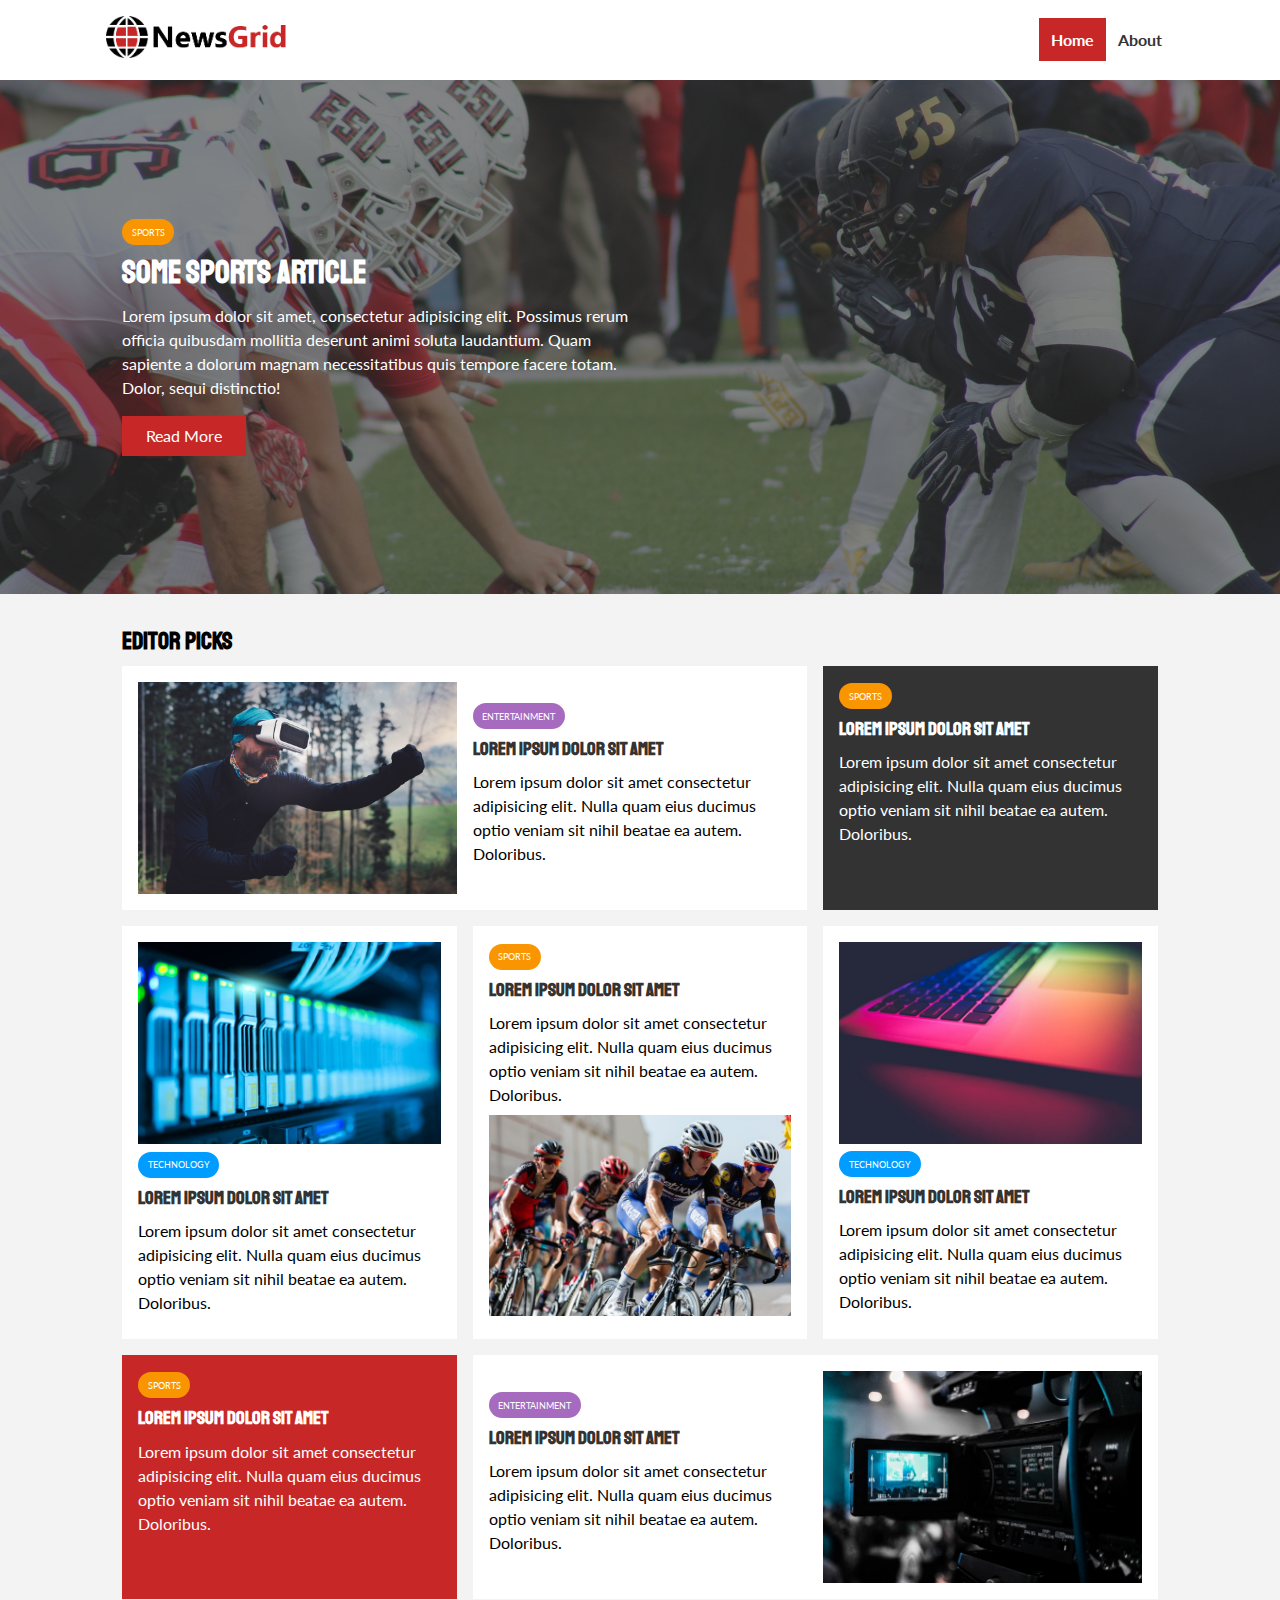
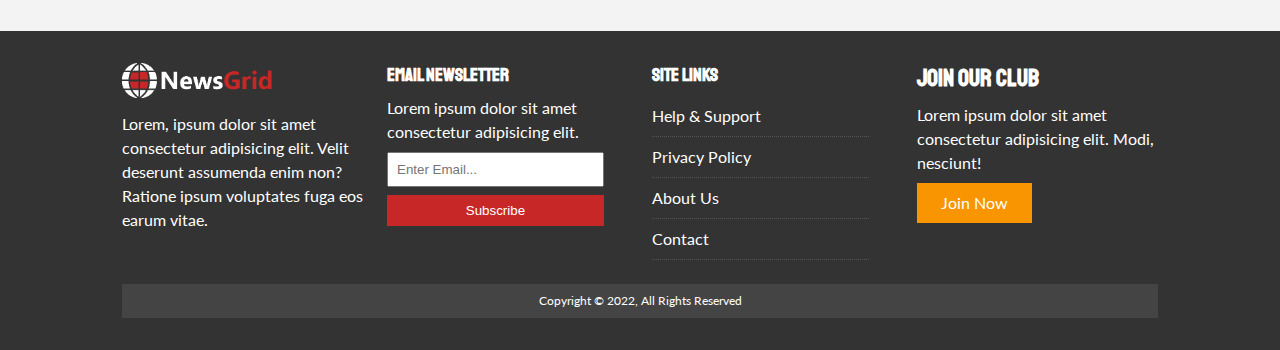
<file: index.html>
<!DOCTYPE html>
<html lang="en">
  <head>
    <meta charset="UTF-8" />
    <meta name="viewport" content="width=device-width, initial-scale=1.0" />
    <meta http-equiv="X-UA-Compatible" content="ie=edge" />
    <link
      rel="stylesheet"
      href="https://use.fontawesome.com/releases/v5.6.3/css/all.css"
      integrity="sha384-UHRtZLI+pbxtHCWp1t77Bi1L4ZtiqrqD80Kn4Z8NTSRyMA2Fd33n5dQ8lWUE00s/"
      crossorigin="anonymous"
    />
    <link
      href="https://fonts.googleapis.com/css?family=Lato|Staatliches"
      rel="stylesheet"
    />
    <link rel="stylesheet" href="css/style.css" />
    <link
      rel="stylesheet"
      media="screen and (max-width: 768px)"
      href="css/mobile.css"
    />
    <link rel="shortcut icon" type="image/x-icon" href="favicon.ico" />
    <title>NewsGrid | Latest News</title>
  </head>
  <body>
    <nav id="main-nav">
      <div class="container">
        <a href="index.html"
          ><img src="img/logo.png" alt="NewsGrid" class="logo"
        /></a>
        <div class="social">
          <a href="http://facebook.com" target="_blank"
            ><i class="fab fa-facebook fa-2x"></i
          ></a>
          <a href="http://twitter.com" target="_blank"
            ><i class="fab fa-twitter fa-2x"></i
          ></a>
          <a href="http://instagram.com" target="_blank"
            ><i class="fab fa-instagram fa-2x"></i
          ></a>
          <a href="http://youtube.com" target="_blank"
            ><i class="fab fa-youtube fa-2x"></i
          ></a>
        </div>
        <ul>
          <li><a class="current" href="index.html">Home</a></li>
          <li><a href="about.html">About</a></li>
        </ul>
      </div>
    </nav>

    <!-- Showcase -->
    <header id="showcase">
      <div class="container">
        <div class="showcase-container">
          <div class="showcase-content">
            <div class="category category-sports">Sports</div>
            <h1>Some Sports Article</h1>
            <p>
              Lorem ipsum dolor sit amet, consectetur adipisicing elit. Possimus
              rerum officia quibusdam mollitia deserunt animi soluta laudantium.
              Quam sapiente a dolorum magnam necessitatibus quis tempore facere
              totam. Dolor, sequi distinctio!
            </p>
            <a href="article.html" class="btn btn-primary">Read More</a>
          </div>
        </div>
      </div>
    </header>

    <!-- Home Articles -->
    <section id="home-articles" class="py-2">
      <div class="container">
        <h2>Editor Picks</h2>
        <div class="articles-container">
          <article class="card">
            <img src="img/articles/ent1.jpg" alt="" />
            <div>
              <div class="category category-ent">Entertainment</div>
              <h3>
                <a href="article.html">Lorem ipsum dolor sit amet</a>
              </h3>
              <p>
                Lorem ipsum dolor sit amet consectetur adipisicing elit. Nulla
                quam eius ducimus optio veniam sit nihil beatae ea autem.
                Doloribus.
              </p>
            </div>
          </article>
          <article class="card bg-dark">
            <div class="category category-sports">Sports</div>
            <h3>
              <a href="article.html">Lorem ipsum dolor sit amet</a>
            </h3>
            <p>
              Lorem ipsum dolor sit amet consectetur adipisicing elit. Nulla
              quam eius ducimus optio veniam sit nihil beatae ea autem.
              Doloribus.
            </p>
          </article>
          <article class="card">
            <img src="img/articles/tech1.jpg" alt="" />
            <div class="category category-tech">Technology</div>
            <h3>
              <a href="article.html">Lorem ipsum dolor sit amet</a>
            </h3>
            <p>
              Lorem ipsum dolor sit amet consectetur adipisicing elit. Nulla
              quam eius ducimus optio veniam sit nihil beatae ea autem.
              Doloribus.
            </p>
          </article>
          <article class="card">
            <div class="category category-sports">Sports</div>
            <h3>
              <a href="article.html">Lorem ipsum dolor sit amet</a>
            </h3>
            <p>
              Lorem ipsum dolor sit amet consectetur adipisicing elit. Nulla
              quam eius ducimus optio veniam sit nihil beatae ea autem.
              Doloribus.
            </p>
            <img src="img/articles/sports1.jpg" alt="" />
          </article>
          <article class="card">
            <img src="img/articles/tech2.jpg" alt="" />
            <div class="category category-tech">Technology</div>
            <h3>
              <a href="article.html">Lorem ipsum dolor sit amet</a>
            </h3>
            <p>
              Lorem ipsum dolor sit amet consectetur adipisicing elit. Nulla
              quam eius ducimus optio veniam sit nihil beatae ea autem.
              Doloribus.
            </p>
          </article>
          <article class="card bg-primary">
            <div class="category category-sports">Sports</div>
            <h3>
              <a href="article.html">Lorem ipsum dolor sit amet</a>
            </h3>
            <p>
              Lorem ipsum dolor sit amet consectetur adipisicing elit. Nulla
              quam eius ducimus optio veniam sit nihil beatae ea autem.
              Doloribus.
            </p>
          </article>
          <article class="card">
            <div>
              <div class="category category-ent">Entertainment</div>
              <h3>
                <a href="article.html">Lorem ipsum dolor sit amet</a>
              </h3>
              <p>
                Lorem ipsum dolor sit amet consectetur adipisicing elit. Nulla
                quam eius ducimus optio veniam sit nihil beatae ea autem.
                Doloribus.
              </p>
            </div>
            <img src="img/articles/ent2.jpg" alt="" />
          </article>
        </div>
      </div>
    </section>

    <!-- Footer -->
    <footer id="main-footer" class="py-2">
      <div class="container footer-container">
        <div>
          <a href="index.html"
            ><img src="img/logo_light.png" alt="NewsGrid"
          /></a>
          <p>
            Lorem, ipsum dolor sit amet consectetur adipisicing elit. Velit
            deserunt assumenda enim non? Ratione ipsum voluptates fuga eos earum
            vitae.
          </p>
        </div>
        <div>
          <h3>Email Newsletter</h3>
          <p>Lorem ipsum dolor sit amet consectetur adipisicing elit.</p>
          <form name="contact" method="POST" data-netlify="true">
            <input type="email" name="email" placeholder="Enter Email..." />
            <input type="submit" value="Subscribe" class="btn btn-primary" />
          </form>
        </div>
        <div>
          <h3>Site Links</h3>
          <ul class="list">
            <li><a href="#">Help & Support</a></li>
            <li><a href="#">Privacy Policy</a></li>
            <li><a href="#">About Us</a></li>
            <li><a href="#">Contact</a></li>
          </ul>
        </div>
        <div>
          <h2>Join Our Club</h2>
          <p>
            Lorem ipsum dolor sit amet consectetur adipisicing elit. Modi,
            nesciunt!
          </p>
          <a href="#" class="btn btn-secondary">Join Now</a>
        </div>
        <div>
          <p>Copyright &copy; 2022, All Rights Reserved</p>
        </div>
      </div>
    </footer>
  </body>
</html>
</file>
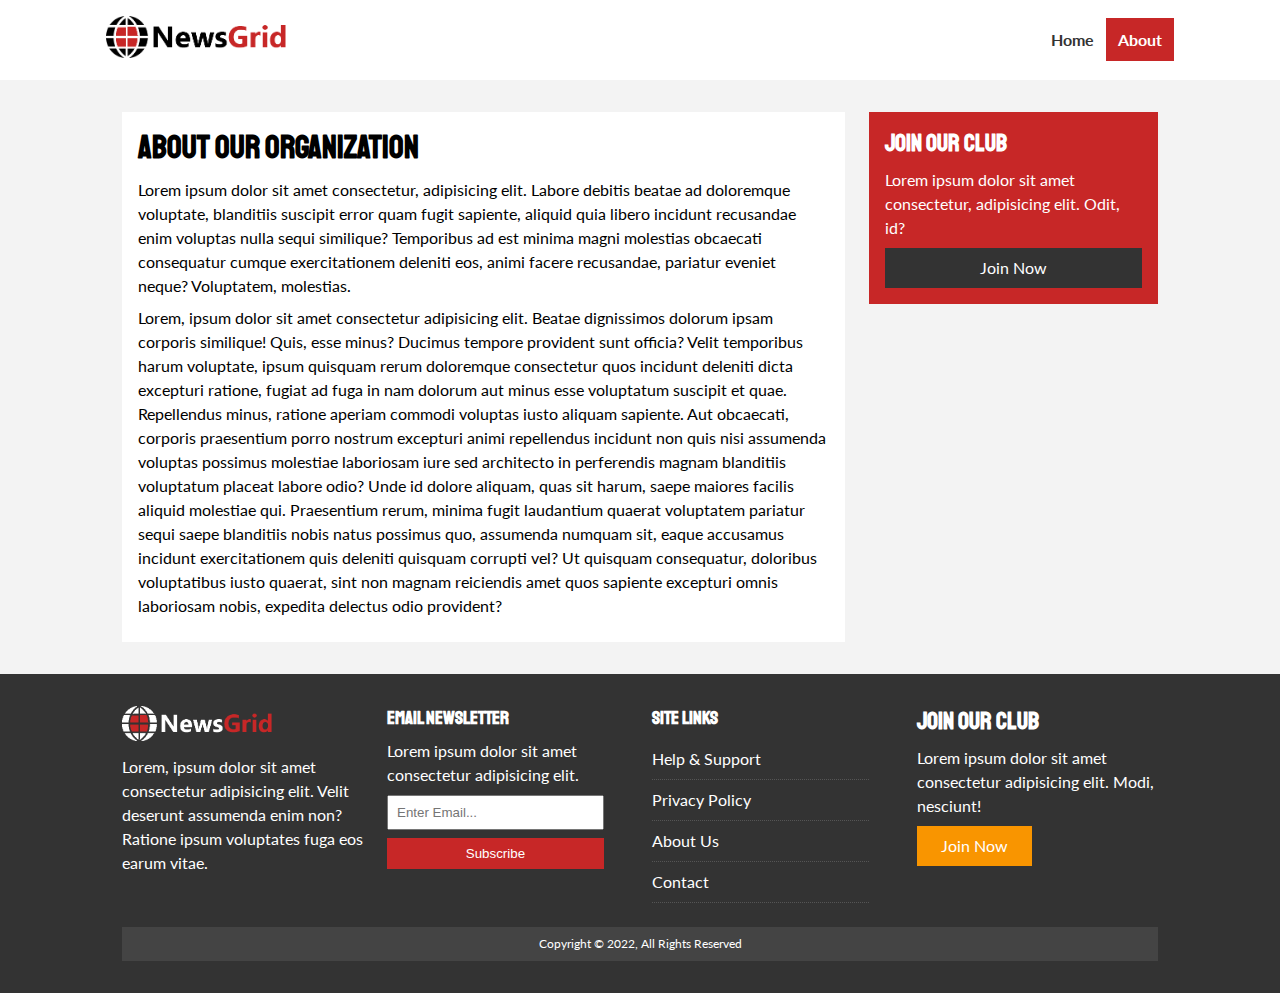
<file: about.html>
<!DOCTYPE html>
<html lang="en">
  <head>
    <meta charset="UTF-8" />
    <meta name="viewport" content="width=device-width, initial-scale=1.0" />
    <meta http-equiv="X-UA-Compatible" content="ie=edge" />
    <link
      rel="stylesheet"
      href="https://use.fontawesome.com/releases/v5.6.3/css/all.css"
      integrity="sha384-UHRtZLI+pbxtHCWp1t77Bi1L4ZtiqrqD80Kn4Z8NTSRyMA2Fd33n5dQ8lWUE00s/"
      crossorigin="anonymous"
    />
    <link
      href="https://fonts.googleapis.com/css?family=Lato|Staatliches"
      rel="stylesheet"
    />
    <link rel="stylesheet" href="css/style.css" />
    <link
      rel="stylesheet"
      media="screen and (max-width: 768px)"
      href="css/mobile.css"
    />
    <link rel="shortcut icon" type="image/x-icon" href="favicon.ico" />
    <title>NewsGrid | About</title>
  </head>
  <body>
    <nav id="main-nav">
      <div class="container">
        <a href="index.html"
          ><img src="img/logo.png" alt="NewsGrid" class="logo"
        /></a>
        <div class="social">
          <a href="http://facebook.com" target="_blank"
            ><i class="fab fa-facebook fa-2x"></i
          ></a>
          <a href="http://twitter.com" target="_blank"
            ><i class="fab fa-twitter fa-2x"></i
          ></a>
          <a href="http://instagram.com" target="_blank"
            ><i class="fab fa-instagram fa-2x"></i
          ></a>
          <a href="http://youtube.com" target="_blank"
            ><i class="fab fa-youtube fa-2x"></i
          ></a>
        </div>
        <ul>
          <li><a href="index.html">Home</a></li>
          <li><a class="current" href="about.html">About</a></li>
        </ul>
      </div>
    </nav>

    <section id="about">
      <div class="container">
        <div class="page-container">
          <article class="card">
            <h1 class="l-heading">About Our Organization</h1>
            <p>
              Lorem ipsum dolor sit amet consectetur, adipisicing elit. Labore
              debitis beatae ad doloremque voluptate, blanditiis suscipit error
              quam fugit sapiente, aliquid quia libero incidunt recusandae enim
              voluptas nulla sequi similique? Temporibus ad est minima magni
              molestias obcaecati consequatur cumque exercitationem deleniti
              eos, animi facere recusandae, pariatur eveniet neque? Voluptatem,
              molestias.
            </p>
            <p>
              Lorem, ipsum dolor sit amet consectetur adipisicing elit. Beatae
              dignissimos dolorum ipsam corporis similique! Quis, esse minus?
              Ducimus tempore provident sunt officia? Velit temporibus harum
              voluptate, ipsum quisquam rerum doloremque consectetur quos
              incidunt deleniti dicta excepturi ratione, fugiat ad fuga in nam
              dolorum aut minus esse voluptatum suscipit et quae. Repellendus
              minus, ratione aperiam commodi voluptas iusto aliquam sapiente.
              Aut obcaecati, corporis praesentium porro nostrum excepturi animi
              repellendus incidunt non quis nisi assumenda voluptas possimus
              molestiae laboriosam iure sed architecto in perferendis magnam
              blanditiis voluptatum placeat labore odio? Unde id dolore aliquam,
              quas sit harum, saepe maiores facilis aliquid molestiae qui.
              Praesentium rerum, minima fugit laudantium quaerat voluptatem
              pariatur sequi saepe blanditiis nobis natus possimus quo,
              assumenda numquam sit, eaque accusamus incidunt exercitationem
              quis deleniti quisquam corrupti vel? Ut quisquam consequatur,
              doloribus voluptatibus iusto quaerat, sint non magnam reiciendis
              amet quos sapiente excepturi omnis laboriosam nobis, expedita
              delectus odio provident?
            </p>
          </article>
          <aside class="card bg-primary">
            <h2>Join Our Club</h2>
            <p>
              Lorem ipsum dolor sit amet consectetur, adipisicing elit. Odit,
              id?
            </p>
            <a href="#" class="btn btn-dark btn-block">Join Now</a>
          </aside>
        </div>
      </div>
    </section>

    <!-- Footer -->
    <footer id="main-footer" class="py-2">
      <div class="container footer-container">
        <div>
          <a href="index.html"
            ><img src="img/logo_light.png" alt="NewsGrid"
          /></a>
          <p>
            Lorem, ipsum dolor sit amet consectetur adipisicing elit. Velit
            deserunt assumenda enim non? Ratione ipsum voluptates fuga eos earum
            vitae.
          </p>
        </div>
        <div>
          <h3>Email Newsletter</h3>
          <p>Lorem ipsum dolor sit amet consectetur adipisicing elit.</p>
          <form name="contact" method="POST" data-netlify="true">
            <input type="email" name="email" placeholder="Enter Email..." />
            <input
              type="submit"
              value="Subscribe"
              cursor="pointer"
              class="btn btn-primary"
            />
          </form>
        </div>
        <div>
          <h3>Site Links</h3>
          <ul class="list">
            <li><a href="#">Help & Support</a></li>
            <li><a href="#">Privacy Policy</a></li>
            <li><a href="#">About Us</a></li>
            <li><a href="#">Contact</a></li>
          </ul>
        </div>
        <div>
          <h2>Join Our Club</h2>
          <p>
            Lorem ipsum dolor sit amet consectetur adipisicing elit. Modi,
            nesciunt!
          </p>
          <a href="#" class="btn btn-secondary">Join Now</a>
        </div>
        <div>
          <p>Copyright &copy; 2022, All Rights Reserved</p>
        </div>
      </div>
    </footer>
  </body>
</html>
</file>
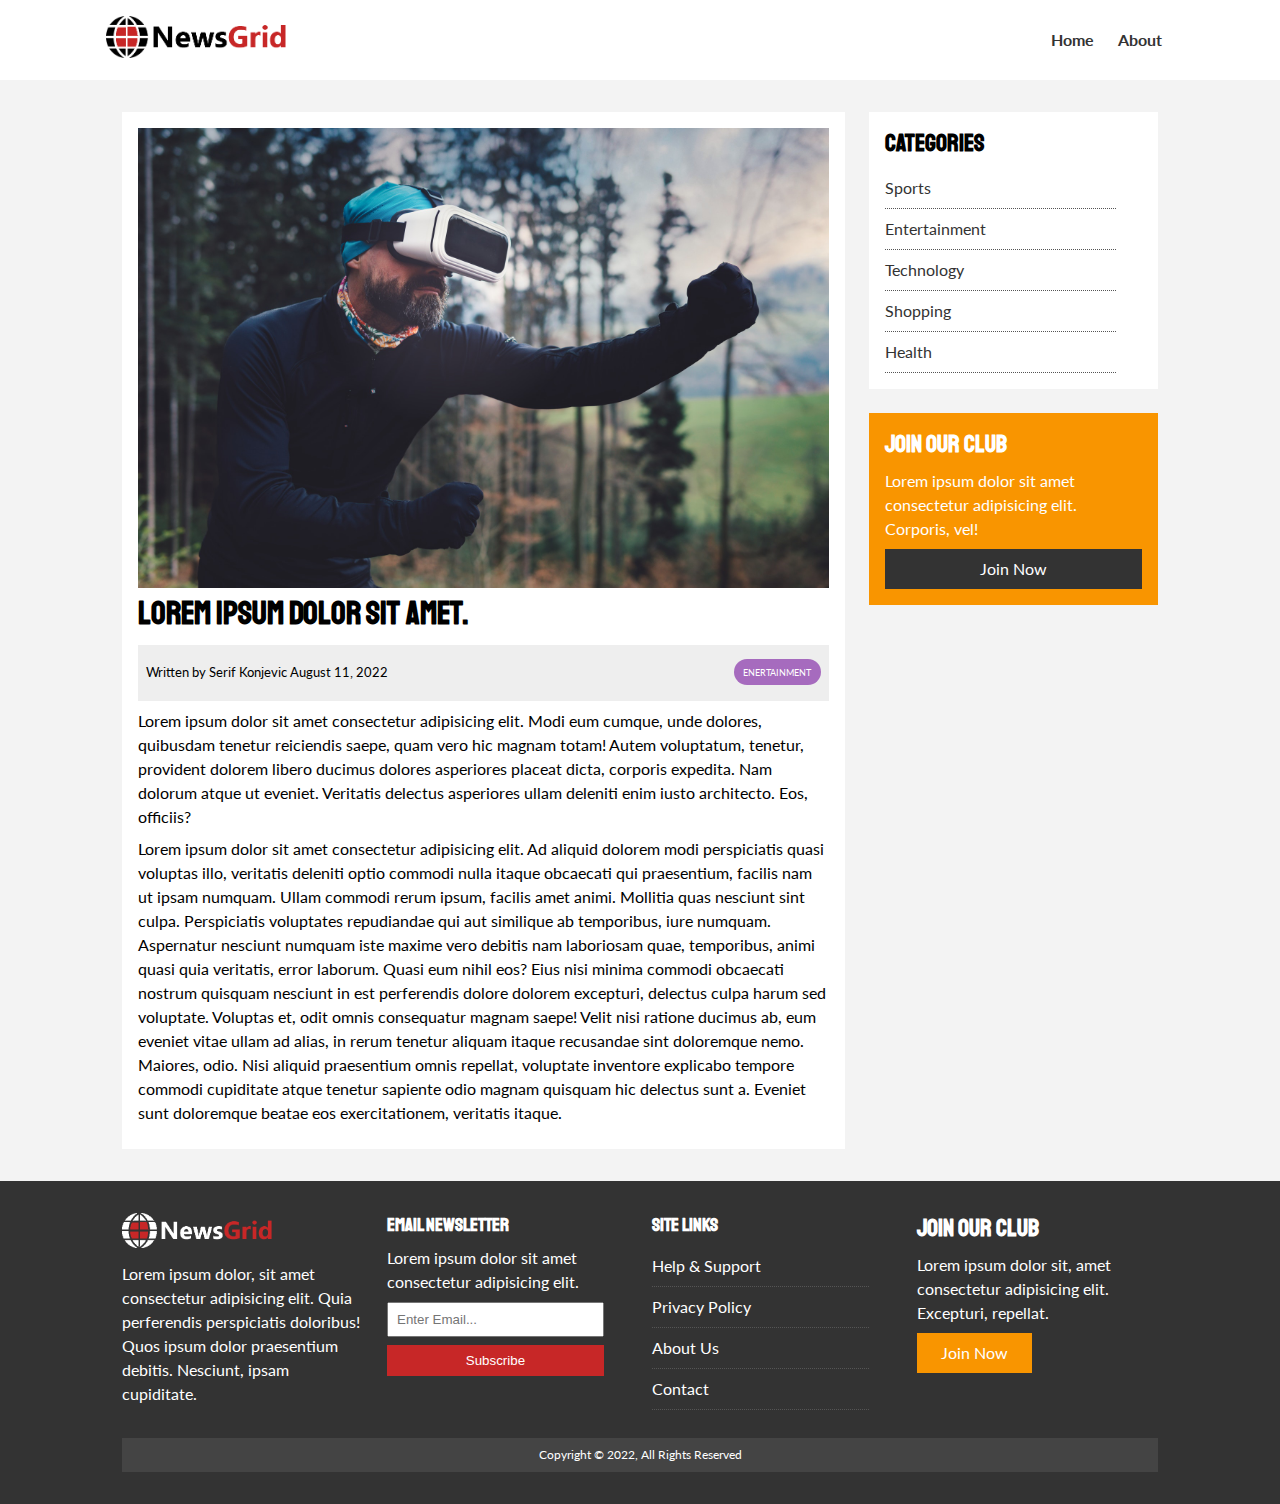
<file: article.html>
<!DOCTYPE html>
<html lang="en">
  <head>
    <meta charset="UTF-8" />
    <meta name="viewport" content="width=device-width, initial-scale=1.0" />
    <meta http-equiv="X-UA-Compatible" content="ie=edge" />
    <link
      rel="stylesheet"
      href="https://use.fontawesome.com/releases/v5.6.3/css/all.css"
      integrity="sha384-UHRtZLI+pbxtHCWp1t77Bi1L4ZtiqrqD80Kn4Z8NTSRyMA2Fd33n5dQ8lWUE00s/"
      crossorigin="anonymous"
    />
    <link
      href="https://fonts.googleapis.com/css?family=Lato|Staatliches"
      rel="stylesheet"
    />
    <link rel="stylesheet" href="css/style.css" />
    <link
      rel="stylesheet"
      media="screen and (max-width: 768px)"
      href="css/mobile.css"
    />
    <link rel="shortcut icon" type="image/x-icon" href="favicon.ico" />
    <title>NewsGrid | Latest News</title>
  </head>
  <body>
    <nav id="main-nav">
      <div class="container">
        <a href="index.html"
          ><img src="img/logo.png" alt="NewsGrid" class="logo"
        /></a>
        <div class="social">
          <a href="http://facebook.com" target="_blank"
            ><i class="fab fa-facebook fa-2x"></i
          ></a>
          <a href="http://twitter.com" target="_blank"
            ><i class="fab fa-twitter fa-2x"></i
          ></a>
          <a href="http://instagram.com" target="_blank"
            ><i class="fab fa-instagram fa-2x"></i
          ></a>
          <a href="http://youtube.com" target="_blank"
            ><i class="fab fa-youtube fa-2x"></i
          ></a>
        </div>
        <ul>
          <li><a href="index.html">Home</a></li>
          <li><a href="about.html">About</a></li>
        </ul>
      </div>
    </nav>

    <!-- Section -->
    <section id="article">
      <div class="container">
        <div class="page-container">
          <article class="card">
            <img src="img/articles/ent1.jpg" alt="" />
            <h1 class="l-heading">Lorem ipsum dolor sit amet.</h1>
            <div class="meta">
              <small>
                <i class="fas fa-user"></i>Written by Serif Konjevic August 11,
                2022
              </small>
              <div class="category category-ent">Enertainment</div>
            </div>
            <p>
              Lorem ipsum dolor sit amet consectetur adipisicing elit. Modi eum
              cumque, unde dolores, quibusdam tenetur reiciendis saepe, quam
              vero hic magnam totam! Autem voluptatum, tenetur, provident
              dolorem libero ducimus dolores asperiores placeat dicta, corporis
              expedita. Nam dolorum atque ut eveniet. Veritatis delectus
              asperiores ullam deleniti enim iusto architecto. Eos, officiis?
            </p>
            <p>
              Lorem ipsum dolor sit amet consectetur adipisicing elit. Ad
              aliquid dolorem modi perspiciatis quasi voluptas illo, veritatis
              deleniti optio commodi nulla itaque obcaecati qui praesentium,
              facilis nam ut ipsam numquam. Ullam commodi rerum ipsum, facilis
              amet animi. Mollitia quas nesciunt sint culpa. Perspiciatis
              voluptates repudiandae qui aut similique ab temporibus, iure
              numquam. Aspernatur nesciunt numquam iste maxime vero debitis nam
              laboriosam quae, temporibus, animi quasi quia veritatis, error
              laborum. Quasi eum nihil eos? Eius nisi minima commodi obcaecati
              nostrum quisquam nesciunt in est perferendis dolore dolorem
              excepturi, delectus culpa harum sed voluptate. Voluptas et, odit
              omnis consequatur magnam saepe! Velit nisi ratione ducimus ab, eum
              eveniet vitae ullam ad alias, in rerum tenetur aliquam itaque
              recusandae sint doloremque nemo. Maiores, odio. Nisi aliquid
              praesentium omnis repellat, voluptate inventore explicabo tempore
              commodi cupiditate atque tenetur sapiente odio magnam quisquam hic
              delectus sunt a. Eveniet sunt doloremque beatae eos
              exercitationem, veritatis itaque.
            </p>
          </article>
          <aside id="categories" class="card">
            <h2>Categories</h2>
            <ul class="list">
              <li>
                <a href="#"><i class="fas.fa-chevron-right"></i>Sports</a>
              </li>
              <li>
                <a href="#"
                  ><i class="fas.fa-chevron-right"></i>Entertainment</a
                >
              </li>
              <li>
                <a href="#"><i class="fas.fa-chevron-right"></i>Technology</a>
              </li>
              <li>
                <a href="#"><i class="fas.fa-chevron-right"></i>Shopping</a>
              </li>
              <li>
                <a href="#"><i class="fas.fa-chevron-right"></i>Health</a>
              </li>
            </ul>
          </aside>
          <aside class="card bg-secondary">
            <h2>Join Our Club</h2>
            <p>
              Lorem ipsum dolor sit amet consectetur adipisicing elit. Corporis,
              vel!
            </p>
            <a href="" class="btn btn-dark btn-block">Join Now</a>
          </aside>
        </div>
      </div>
    </section>

    <!-- Footer -->
    <footer id="main-footer" class="py-2">
      <div class="container footer-container">
        <div>
          <a href="index.html"
            ><img src="img/logo_light.png" alt="NewsGrid"
          /></a>
          <p>
            Lorem ipsum dolor, sit amet consectetur adipisicing elit. Quia
            perferendis perspiciatis doloribus! Quos ipsum dolor praesentium
            debitis. Nesciunt, ipsam cupiditate.
          </p>
        </div>
        <div>
          <h3>Email Newsletter</h3>
          <p>Lorem ipsum dolor sit amet consectetur adipisicing elit.</p>
          <form name="contact" method="POST" data-netlify="true">
            <input type="email" name="email" placeholder="Enter Email..." />
            <input type="submit" value="Subscribe" class="btn btn-primary" />
          </form>
        </div>
        <div>
          <h3>Site Links</h3>
          <ul class="list">
            <li><a href="#">Help & Support</a></li>
            <li><a href="#">Privacy Policy</a></li>
            <li><a href="#">About Us</a></li>
            <li><a href="#">Contact</a></li>
          </ul>
        </div>
        <div>
          <h2>Join Our Club</h2>
          <p>
            Lorem ipsum dolor sit, amet consectetur adipisicing elit. Excepturi,
            repellat.
          </p>
          <a href="#" class="btn btn-secondary">Join Now</a>
        </div>
        <div>
          <p>Copyright &copy; 2022, All Rights Reserved</p>
        </div>
      </div>
    </footer>
  </body>
</html>
</file>
<file: css/style.css>
:root {
  --primary-color: #c72727;
  --secondary-color: #f99500;
  --light-color: #f3f3f3;
  --dark-color: #333;
  --max-width: 1100px;
}

.category {
  --sports-color: #f99500;
  --ent-color: #a66bbe;
  --tech-color: #009cff;
}

* {
  margin: 0;
  padding: 0;
  box-sizing: border-box;
}

body {
  font-family: "Lato", sans-serif;
  line-height: 1.5;
  background: var(--light-color);
}

a {
  color: #333;
  text-decoration: none;
}

ul {
  list-style: none;
}

p {
  margin: 0.5rem 0;
}

img {
  width: 100%;
}

h1,
h2,
h3,
h5,
h6 {
  font-family: "Staatliches", cursive;
  margin-bottom: 0.55rem;
  line-height: 1.3;
}

/* Utility */
.container {
  max-width: var(--max-width);
  margin: auto;
  padding: 0 2rem;
  overflow: hidden;
}

.category {
  display: inline-block;
  color: #fff;
  font-size: 0.55rem;
  text-transform: uppercase;
  padding: 0.4rem 0.6rem;
  border-radius: 15px;
  margin-bottom: 0.5rem;
}

.category-sports {
  background: var(--sports-color);
}
.category-ent {
  background: var(--ent-color);
}
.category-tech {
  background: var(--tech-color);
}

.btn {
  display: inline-block;
  border: none;
  background: var(--dark-color);
  color: #fff;
  padding: 0.5rem 1.5rem;
  cursor: pointer;
}

.btn-light {
  background: var(--light-color);
}
.btn-primary {
  background: var(--primary-color);
}
.btn-secondary {
  background: var(--secondary-color);
}

.btn:hover {
  opacity: 0.85;
}

.btn-block {
  display: block;
  width: 100%;
  text-align: center;
}

.card {
  background: #fff;
  padding: 1rem;
}

.bg-dark {
  background: var(--dark-color);
  color: #fff;
}

.bg-primary {
  background: var(--primary-color);
  color: #fff;
}

.bg-secondary {
  background: var(--secondary-color);
  color: #fff;
}

.py-1 {
  padding: 1.5rem 0;
}
.py-2 {
  padding: 2rem 0;
}
.py-3 {
  padding: 3rem 0;
}

p-1 {
  padding: 1.5rem;
}
p-2 {
  padding: 2rem;
}
p-3 {
  padding: 3rem;
}

.bg-dark h1,
.bg-dark h2,
.bg-dark h3,
.bg-dark a,
.bg-primary h1,
.bg-primary h2,
.bg-primary h3,
.bg-primary a,
.bg-secondary h1,
.bg-secondary h2,
.bg-secondary h3,
.bg-secondary a {
  color: #fff;
}

.l-heading {
  font-size: 3 rem;
}

.list li {
  padding: 0.5rem 0;
  border-bottom: #555 dotted 1px;
  width: 90%;
}

.list li a:hover {
  color: var(--primary-color) !important;
}

/* Inner Page Grid Container */
.page-container {
  display: grid;
  grid-template-columns: 5fr 2fr;
  margin: 2rem 0;
  grid-gap: 1.5rem;
}

.page-container > *:first-child {
  grid-row: 1 / span 3;
}

/* Navigation */
#main-nav {
  background: #fff;
  position: sticky;
  top: 0;
  z-index: 2;
}

#main-nav .container {
  display: grid;
  grid-template-columns: 6fr 3fr 2fr;
  padding: 1rem;
  align-items: center;
}

#main-nav .logo {
  width: 180px;
}

#main-nav ul {
  justify-self: end;
  display: flex;
}

#main-nav ul li a {
  padding: 0.75rem;
  font-weight: bold;
}

#main-nav ul li a.current {
  background: var(--primary-color);
  color: #fff;
}

#main-nav ul li a:hover {
  background: var(--light-color);
  color: var(--dark-color);
}

#main-nav .social {
  justify-self: center;
}

#main-nav .social i {
  color: #777;
  margin-right: 0.5rem;
}

/* Showcase */
#showcase {
  color: #fff;
  background: #333;
  padding: 2rem;
  position: relative;
}

#showcase:before {
  content: "";
  background: url("../img/featured.jpg") no-repeat center center/cover;
  position: absolute;
  top: 0;
  left: 0;
  width: 100%;
  height: 100%;
  opacity: 0.4;
}

#showcase .showcase-container {
  display: grid;
  grid-template-columns: repeat(2, 1fr);
  justify-content: center;
  align-items: center;
  height: 50vh;
}

#showcase .showcase-content {
  z-index: 1;
}

#showcase .showcase-content p {
  margin-bottom: 1rem;
}

/* Home Articles */
#home-articles .articles-container {
  display: grid;
  grid-template-columns: repeat(3, 1fr);
  grid-gap: 1rem;
}

#home-articles .articles-container > *:first-child,
#home-articles .articles-container > *:last-child {
  display: grid;
  grid-template-columns: repeat(2, 1fr);
  grid-gap: 1rem;
  align-items: center;
  grid-column: 1 / span 2;
}

#home-articles .articles-container > *:last-child {
  grid-column: 2 / span 2;
}

#article .meta {
  display: flex;
  justify-content: space-between;
  align-items: center;
  background: #eee;
  padding: 0.5rem;
}

#article .meta .category {
  margin-top: 0.4rem;
}

/* Footer */
#main-footer {
  background: var(--dark-color);
  color: #fff;
}

#main-footer img {
  width: 150px;
}

#main-footer a {
  color: #fff;
}

#main-footer .footer-container {
  display: grid;
  grid-template-columns: repeat(4, 1fr);
  grid-gap: 1.5rem;
}

#main-footer .footer-container > *:last-child {
  background: #444;
  grid-column: 1 / span 4;
  padding: 0.5 rem;
  text-align: center;
  font-size: 0.75rem;
}

#main-footer .footer-container input[type="email"] {
  width: 90%;
  padding: 0.5rem;
  margin-bottom: 0.5rem;
}

#main-footer .footer-container input[type="submit"] {
  width: 90%;
}
</file>
<file: css/mobile.css>
/* Navigation */
#main-nav .social {
  display: none;
}

#main-nav .container {
  grid-template-columns: 1fr;
  grid-gap: 1.2rem;
}

#main-nav ul,
#main-nav .logo {
  justify-self: center;
}

#main-nav ul li a {
  padding: 0.5rem;
}

#home-articles .articles-container {
  grid-template-columns: repeat(2, 1fr);
}

#home-articles .articles-container > *:first-child,
#home-articles .articles-container > *:last-child {
  grid-template-columns: 1fr;
  grid-column: 1;
}

@media (max-width: 600px) {
  /* Stack Grid Items */
  #showcase .showcase-container,
  #home-articles .articles-container,
  #main-footer .footer-container {
    grid-template-columns: 1fr;
  }

  #main-footer .footer-container > *:last-child {
    grid-column: 1;
  }

  #main-footer .footer-container > *:first-child,
  #main-footer .footer-container > *:nth-child(2) {
    border-bottom: #444 dotted 1px;
    padding-bottom: 1rem;
  }

  .page-container {
    grid-template-columns: 1fr;
    text-align: center;
  }

  .page-container > *:first-child {
    grid-row: 1;
  }

  .l-heading {
    font-size: 2rem;
  }
}
</file>
